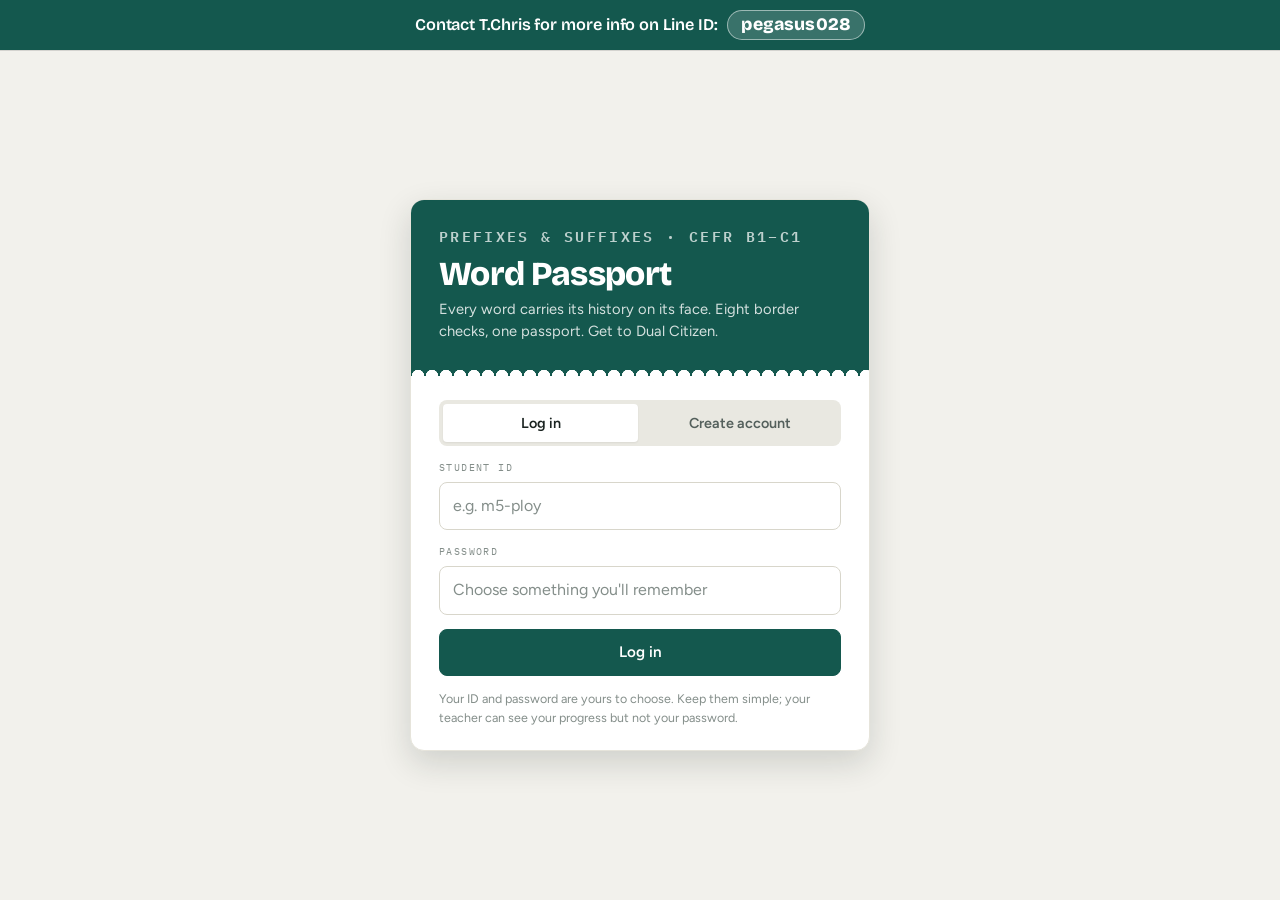
<file: index.html>
<!DOCTYPE html>
<html lang="en">
<head>
<meta charset="utf-8">
<meta name="viewport" content="width=device-width, initial-scale=1">
<title>Word Passport</title>
<link rel="preconnect" href="https://fonts.googleapis.com">
<link rel="preconnect" href="https://fonts.gstatic.com" crossorigin>
<link rel="stylesheet" href="https://fonts.googleapis.com/css2?family=Bricolage+Grotesque:opsz,wght@12..96,600;12..96,800&family=Figtree:wght@400;500;600;700&family=IBM+Plex+Mono:wght@400;600&display=swap">
<link rel="stylesheet" href="theme.css">
<style>
/* ======================= STUDENT CONSOLE ============================== */
.wrap{max-width:880px;margin:0 auto;padding-inline:16px}
.hidden{display:none!important}

/* ---------------------------------------------------------- login card */
#screen-login{display:flex;align-items:center;justify-content:center;padding:28px 16px}
.boarding{
  width:100%;max-width:460px;background:var(--surface);border-radius:var(--r-l);
  box-shadow:var(--shadow-l);overflow:hidden;border:1px solid var(--rule-soft);
}
.boarding-top{padding:26px var(--pad) 20px;background:var(--accent);color:var(--accent-ink)}
.boarding-top .kicker{color:var(--accent-ink);opacity:.72}
.boarding-top h1{font-size:2.1rem;line-height:1;margin:10px 0 8px;font-weight:800}
.boarding-top p{font-size:.92rem;opacity:.82;line-height:1.45}
.perf{height:14px;background:var(--accent);position:relative}
.perf::after{
  content:"";position:absolute;inset:auto 0 -7px;height:14px;
  background:radial-gradient(circle at 7px 7px, var(--surface) 6px, transparent 6.5px) repeat-x;
  background-size:14px 14px;
}
.boarding-body{padding:24px var(--pad) 22px;display:flex;flex-direction:column;gap:14px}
.tabs{display:flex;gap:4px;background:var(--surface-2);padding:4px;border-radius:var(--r-m)}
.tab{
  flex:1;padding:8px;border:none;background:transparent;border-radius:var(--r-s);
  font-weight:600;font-size:.9rem;color:var(--ink-2);cursor:pointer;
}
.tab.on{background:var(--surface);color:var(--ink);box-shadow:var(--shadow-s)}
.msg{font-size:.88rem;padding:10px 12px;border-radius:var(--r-m);line-height:1.45}
.msg.bad{background:var(--no-soft);color:var(--no)}
.msg.info{background:var(--surface-2);color:var(--ink-2)}
.tiny{font-size:.78rem;color:var(--ink-3);line-height:1.5}

/* ------------------------------------------------------ boarding header */
.bp{position:sticky;top:0;z-index:20;background:var(--ground);border-bottom:1px solid var(--rule)}
.bp-in{max-width:880px;margin:0 auto;padding:12px 16px;display:flex;align-items:center;gap:14px;flex-wrap:wrap}
.bp-id{display:flex;flex-direction:column;gap:1px;min-width:0;flex:1 1 150px}
.bp-name{font-family:var(--f-display);font-weight:700;font-size:1.02rem;line-height:1.15;overflow:hidden;text-overflow:ellipsis;white-space:nowrap}
.bp-rank{font-family:var(--f-mono);font-size:9.5px;letter-spacing:.13em;text-transform:uppercase;color:var(--accent)}
.gauge{flex:2 1 190px;display:flex;flex-direction:column;gap:4px;min-width:150px}
.gauge-top{display:flex;justify-content:space-between;align-items:baseline;font-family:var(--f-mono);font-size:9.5px;letter-spacing:.12em;text-transform:uppercase;color:var(--ink-3)}
.gauge-top b{font-size:12px;color:var(--ink);font-variant-numeric:tabular-nums}
.bar{height:7px;background:var(--surface-3);border-radius:99px;overflow:hidden}
.bar span{display:block;height:100%;background:var(--accent);border-radius:99px;transition:width .5s ease}
.bar.thin{height:5px}
.bar.gold span{background:var(--gold)}
.bp-stats{display:flex;gap:7px;flex:0 0 auto}
.chip{
  display:flex;flex-direction:column;align-items:center;gap:0;padding:5px 9px;border-radius:var(--r-m);
  background:var(--surface);border:1px solid var(--rule-soft);min-width:48px;
}
.chip b{font-family:var(--f-mono);font-size:13px;font-weight:600;font-variant-numeric:tabular-nums;line-height:1.2}
.chip span{font-family:var(--f-mono);font-size:8.5px;letter-spacing:.1em;text-transform:uppercase;color:var(--ink-3)}
.chip.streak b{color:var(--gold)}
.nav{display:flex;gap:2px;max-width:880px;margin:0 auto;padding:0 12px 8px;overflow-x:auto}
.nav button{
  border:none;background:transparent;padding:7px 11px;border-radius:var(--r-m);cursor:pointer;
  font-family:var(--f-mono);font-size:10px;font-weight:600;letter-spacing:.11em;text-transform:uppercase;
  color:var(--ink-3);white-space:nowrap;
}
.nav button.on{background:var(--accent-soft);color:var(--accent)}
.nav button:hover{color:var(--ink)}

/* ---------------------------------------------------------------- gates */
main{padding-block:22px 72px}
.sect-h{display:flex;align-items:baseline;justify-content:space-between;gap:12px;margin-bottom:14px;flex-wrap:wrap}
.sect-h h2{font-size:1.45rem}
.gates{display:flex;flex-direction:column;gap:0;position:relative}
.gates::before{content:"";position:absolute;left:21px;top:24px;bottom:24px;width:2px;background:var(--rule)}
.gate{position:relative;padding-left:52px;padding-bottom:10px}
.dot{
  position:absolute;left:13px;top:16px;width:18px;height:18px;border-radius:50%;
  background:var(--ground);border:2px solid var(--rule);z-index:1;
}
.gate.done .dot{background:var(--ok);border-color:var(--ok)}
.gate.open .dot{background:var(--accent);border-color:var(--accent);box-shadow:0 0 0 4px var(--accent-soft)}
.gate-card{
  width:100%;text-align:left;background:var(--surface);border:1px solid var(--rule-soft);
  border-radius:var(--r-l);box-shadow:var(--shadow-s);overflow:hidden;
}
.gate.locked .gate-card{opacity:.58}
.gate-head{
  width:100%;display:flex;gap:12px;align-items:flex-start;padding:15px 16px;
  background:none;border:none;cursor:pointer;text-align:left;
}
.gate.locked .gate-head{cursor:not-allowed}
.gate-meta{flex:1;min-width:0;display:flex;flex-direction:column;gap:5px}
.gate-line1{display:flex;align-items:center;gap:8px;flex-wrap:wrap}
.gate-n{font-family:var(--f-mono);font-size:10px;font-weight:600;letter-spacing:.1em;color:var(--ink-3)}
.gate-name{font-family:var(--f-display);font-weight:700;font-size:1.08rem;line-height:1.2}
.gate-blurb{font-size:.88rem;color:var(--ink-2);line-height:1.45}
.gate-prog{display:flex;align-items:center;gap:9px}
.gate-prog .bar{flex:1}
.gate-pct{font-family:var(--f-mono);font-size:10px;color:var(--ink-3);font-variant-numeric:tabular-nums}
.caret{flex:0 0 auto;color:var(--ink-3);font-size:1.1rem;padding-top:2px;transition:transform .18s}
.gate.exp .caret{transform:rotate(90deg)}
.gate-body{border-top:1px solid var(--rule-soft);padding:6px 8px 10px}
.lrow{
  display:flex;align-items:center;gap:11px;width:100%;text-align:left;padding:11px 10px;
  background:none;border:none;border-radius:var(--r-m);cursor:pointer;
}
.lrow:hover:not([disabled]){background:var(--surface-2)}
.lrow[disabled]{opacity:.5;cursor:not-allowed}
.lrow-tick{
  flex:0 0 auto;width:21px;height:21px;border-radius:50%;border:2px solid var(--rule);
  display:grid;place-items:center;font-size:11px;font-weight:700;color:var(--surface);
}
.lrow.done .lrow-tick{background:var(--ok);border-color:var(--ok)}
.lrow.done .lrow-tick::after{content:"✓"}
.lrow-txt{flex:1;min-width:0}
.lrow-name{display:block;font-weight:600;font-size:.95rem;line-height:1.3}
.lrow-sub{display:block;font-family:var(--f-mono);font-size:9.5px;letter-spacing:.1em;text-transform:uppercase;color:var(--ink-3);margin-top:2px}
.lrow-score{font-family:var(--f-mono);font-size:11px;color:var(--ink-2);font-variant-numeric:tabular-nums;flex:0 0 auto}
.lrow.chal{border-top:1px dashed var(--rule);margin-top:4px;border-radius:0 0 var(--r-m) var(--r-m)}
.lrow.chal .lrow-name{color:var(--gold)}

/* ---------------------------------------------------------------- play */
.play{max-width:660px;margin:0 auto}
.play-top{display:flex;align-items:center;gap:12px;margin-bottom:14px}
.play-top .bar{flex:1}
.qcount{font-family:var(--f-mono);font-size:10px;letter-spacing:.1em;color:var(--ink-3);font-variant-numeric:tabular-nums}
.theory{padding:var(--pad);display:flex;flex-direction:column;gap:14px}
.theory h3{font-size:1.35rem;line-height:1.15}
.theory .key{
  font-size:1.02rem;line-height:1.45;font-weight:600;border-left:3px solid var(--gold);
  padding-left:14px;color:var(--ink);
}
.theory .prose p{font-size:.97rem;line-height:1.6;color:var(--ink-2);margin-bottom:.75em}
.theory .prose p:last-child{margin-bottom:0}
.theory .prose em{font-style:italic;color:var(--ink)}
.theory .prose strong{color:var(--ink)}
.theory .prose u{text-decoration-color:var(--accent-line);text-underline-offset:3px}
.exlist{display:flex;flex-direction:column;gap:10px;background:var(--surface-2);padding:14px;border-radius:var(--r-m)}
.exlist .s{font-size:.98rem;font-style:italic}
.exlist .s s{opacity:.62}
.exlist .g{font-family:var(--f-mono);font-size:9.5px;letter-spacing:.08em;color:var(--ink-3);margin-top:3px;line-height:1.4}
.simple-btn{align-self:flex-start}
.qcard{padding:var(--pad);display:flex;flex-direction:column;gap:0}
.qtype{
  font-family:var(--f-mono);font-size:9.5px;letter-spacing:.15em;text-transform:uppercase;
  color:var(--accent);margin-bottom:12px;display:flex;justify-content:space-between;gap:10px;
}
.qtype .lv{color:var(--ink-3)}
#qhost{margin-bottom:16px}
.qfoot{display:flex;gap:10px;align-items:center;flex-wrap:wrap}
.qfoot .grow{flex:1}
#feedback{margin-bottom:14px}

/* --------------------------------------------------------- result panel */
.result{padding:var(--pad);text-align:center;display:flex;flex-direction:column;gap:16px;align-items:center}
.score-ring{
  width:124px;height:124px;border-radius:50%;display:grid;place-items:center;
  background:conic-gradient(var(--accent) calc(var(--p)*1%), var(--surface-3) 0);
}
.score-ring i{
  width:98px;height:98px;border-radius:50%;background:var(--surface);display:grid;place-items:center;
  font-family:var(--f-display);font-weight:800;font-size:1.9rem;font-style:normal;font-variant-numeric:tabular-nums;
}
.result h3{font-size:1.4rem}
.result p{color:var(--ink-2);font-size:.95rem;max-width:34rem}
.misslist{width:100%;text-align:left;display:flex;flex-direction:column;gap:8px;margin-top:4px}
.miss{background:var(--surface-2);border-radius:var(--r-m);padding:11px 13px;font-size:.9rem;line-height:1.45}
.miss b{display:block;font-family:var(--f-mono);font-size:9.5px;letter-spacing:.1em;text-transform:uppercase;color:var(--no);margin-bottom:4px}

/* -------------------------------------------------------------- passport */
.stamps{display:grid;grid-template-columns:repeat(auto-fill,minmax(96px,1fr));gap:10px}
.stamp{
  aspect-ratio:1;border-radius:var(--r-m);border:2px dashed var(--rule);
  display:flex;flex-direction:column;align-items:center;justify-content:center;gap:3px;
  text-align:center;padding:8px;color:var(--ink-3);
}
.stamp.got{border-style:solid;border-color:var(--accent);color:var(--accent);background:var(--accent-soft);transform:rotate(-2deg)}
.stamp b{font-family:var(--f-display);font-size:.8rem;line-height:1.1;font-weight:700}
.stamp span{font-family:var(--f-mono);font-size:8px;letter-spacing:.08em;text-transform:uppercase}
.badges{display:grid;grid-template-columns:1fr;gap:9px}
@media (min-width:620px){.badges{grid-template-columns:1fr 1fr}}
.badge{display:flex;gap:12px;align-items:flex-start;min-width:0;padding:13px 14px;border-radius:var(--r-m);background:var(--surface);border:1px solid var(--rule-soft)}
.badge.locked{opacity:.5}
.badge-i{
  flex:0 0 auto;width:34px;height:34px;border-radius:50%;display:grid;place-items:center;
  background:var(--surface-2);color:var(--ink-3);font-family:var(--f-mono);font-size:13px;font-weight:600;
}
.badge.got .badge-i{background:var(--gold-soft);color:var(--gold)}
.badge-n{display:block;font-weight:700;font-size:.95rem;font-family:var(--f-display);line-height:1.25}
.badge-p{display:block;font-size:.85rem;color:var(--ink-2);line-height:1.4}
.badge-h{display:block;font-family:var(--f-mono);font-size:9.5px;letter-spacing:.06em;color:var(--ink-3);margin-top:3px;line-height:1.4}

/* ---------------------------------------------------------------- misc */
.empty{padding:34px 20px;text-align:center;color:var(--ink-3);font-size:.93rem}
.toast{
  position:fixed;left:50%;bottom:22px;transform:translateX(-50%);z-index:60;
  background:var(--ink);color:var(--ground);padding:11px 18px;border-radius:99px;
  font-size:.9rem;font-weight:600;box-shadow:var(--shadow-l);max-width:90vw;
}
.modal{position:fixed;inset:0;z-index:80;display:grid;place-items:center;background:rgba(10,11,22,.62);padding:20px}
.modal-card{
  background:var(--surface);border-radius:var(--r-l);padding:28px var(--pad);max-width:400px;width:100%;
  text-align:center;box-shadow:var(--shadow-l);display:flex;flex-direction:column;gap:12px;align-items:center;
}
.modal-card .seal{
  width:74px;height:74px;border-radius:50%;background:var(--gold-soft);color:var(--gold);
  display:grid;place-items:center;font-family:var(--f-mono);font-size:22px;font-weight:600;
  border:2px solid var(--gold);transform:rotate(-6deg);
}
.modebar{
  max-width:880px;margin:10px auto 0;padding:9px 14px;border-radius:var(--r-m);
  background:var(--gold-soft);color:var(--gold);font-size:.82rem;line-height:1.45;
  display:flex;gap:10px;align-items:center;justify-content:space-between;flex-wrap:wrap;
}
.modebar b{font-family:var(--f-mono);font-size:9.5px;letter-spacing:.12em;text-transform:uppercase}
.settings{display:flex;flex-direction:column;gap:14px;padding:var(--pad)}
.settings .row{display:flex;gap:10px;align-items:flex-end;flex-wrap:wrap}
.settings .row .field{flex:1;min-width:200px}

/* ------------------------------------------------------------- artwork */
.artband{
  margin:calc(-1 * var(--pad)) calc(-1 * var(--pad)) 18px;
  height:88px;overflow:hidden;border-radius:var(--r-l) var(--r-l) 0 0;
  background:var(--accent-soft);
}
.artband.dark{background:var(--ink)}
.artband svg.art{display:block;width:100%;height:100%}
.card.theory > .artband:first-child{margin-bottom:8px}
#qhost > .artband{margin-top:0;height:76px;border-radius:var(--r-m);margin-inline:0}
.gate-art{
  flex:0 0 auto;width:86px;height:28px;border-radius:var(--r-s);overflow:hidden;
  margin:0;background:var(--accent-soft);
}
.gate-art.dark{background:var(--ink)}
.gate-art svg{display:block;width:100%;height:100%}
@media (max-width:560px){.gate-art{display:none}}
.sort-done{
  font-family:var(--f-mono);font-size:9.5px;letter-spacing:.1em;text-transform:uppercase;
  color:var(--accent);
}

/* ------------------------------------------------- two-box sorting item */
.sort-pool{
  display:flex;flex-wrap:wrap;gap:7px;justify-content:center;
  padding:14px 12px;border-radius:var(--r-m);background:var(--surface-2);
  margin-bottom:14px;min-height:56px;align-items:center;transition:opacity .2s;
}
.sort-pool.spent{opacity:.35}
.chip-i{
  padding:8px 13px;border:1px solid var(--rule);border-radius:99px;background:var(--surface);
  cursor:pointer;font-size:.95rem;font-weight:500;transition:transform .12s,border-color .12s;
}
.chip-i:hover:not([disabled]){border-color:var(--accent-line)}
.chip-i.armed{
  border-color:var(--accent);background:var(--accent);color:var(--accent-ink);
  transform:translateY(-2px) scale(1.04);box-shadow:var(--shadow-m);
}
.chip-i.gone{visibility:hidden;pointer-events:none}
.chip-i.in{background:var(--surface);border-color:var(--accent-line)}
.chip-i.right{background:var(--ok-soft);border-color:var(--ok);color:var(--ok);font-weight:600}
.chip-i.wrong{background:var(--no-soft);border-color:var(--no);color:var(--no);text-decoration:line-through}
.sort-bins{display:grid;grid-template-columns:1fr;gap:10px}
@media (min-width:520px){.sort-bins{grid-template-columns:repeat(var(--cols,2),1fr)}}
.sort-bin{
  border:2px dashed var(--rule);border-radius:var(--r-m);padding:11px;cursor:default;
  display:flex;flex-direction:column;gap:9px;min-height:118px;transition:border-color .15s,background .15s;
}
.sort-bin.ready{border-color:var(--accent-line);background:var(--accent-soft);cursor:pointer}
.sort-bin.ready:hover{border-color:var(--accent)}
.sort-h b{display:block;font-family:var(--f-display);font-weight:700;font-size:1rem}
.sort-h span{
  display:block;font-family:var(--f-mono);font-size:9px;letter-spacing:.1em;
  text-transform:uppercase;color:var(--ink-3);margin-top:2px;
}
.sort-drop{display:flex;flex-wrap:wrap;gap:6px;align-content:flex-start;flex:1}
.sort-empty{font-family:var(--f-mono);font-size:9.5px;letter-spacing:.06em;color:var(--ink-3);align-self:center;margin:0 auto}

/* --------------------------------------------------------- time bonus */
.timer{position:relative;width:38px;height:38px;flex:0 0 auto}
.timer svg{transform:rotate(-90deg);display:block}
.timer .track{stroke:var(--surface-3)}
.timer .run{stroke:var(--gold);transition:stroke-dashoffset .1s linear,stroke .2s}
.timer.cold .run{stroke:var(--ink-3);opacity:.4}
.timer b{
  position:absolute;inset:0;display:grid;place-items:center;
  font-family:var(--f-mono);font-size:12px;font-weight:600;color:var(--gold);font-variant-numeric:tabular-nums;
}
.timer.cold b{color:var(--ink-3);font-size:9px;letter-spacing:.04em}
.combo{
  display:inline-flex;align-items:center;gap:5px;padding:4px 9px;border-radius:99px;
  background:var(--gold-soft);color:var(--gold);font-family:var(--f-mono);font-size:10px;
  font-weight:600;letter-spacing:.08em;white-space:nowrap;
}
.xpfloat{
  position:absolute;right:0;top:-6px;font-family:var(--f-display);font-weight:800;font-size:1.15rem;
  color:var(--gold);pointer-events:none;animation:rise 1.1s ease-out forwards;
}
.xpfloat.plain{color:var(--accent)}
@keyframes rise{
  0%{opacity:0;transform:translateY(6px) scale(.9)}
  22%{opacity:1;transform:translateY(-4px) scale(1.06)}
  100%{opacity:0;transform:translateY(-30px) scale(1)}
}
.qfoot{position:relative}
.bonus-note{
  font-family:var(--f-mono);font-size:9.5px;letter-spacing:.1em;text-transform:uppercase;
  color:var(--gold);display:inline-flex;align-items:center;gap:5px;
}
.verdict.ok{animation:pop .28s ease-out}
@keyframes pop{0%{transform:scale(.985)}60%{transform:scale(1.008)}100%{transform:scale(1)}}

/* ------------------------------------------------------- contact ribbon */
:root{
  --ribbon-h:46px;
  /* Fixed rather than token-derived: the ribbon keeps the same purple and
     the same white text in light and dark, so it reads as branding rather
     than as part of the surrounding surface. */
  --ribbon-bg:#14584E;
  --ribbon-fg:#FFFFFF;
}
.ribbon{
  position:fixed;top:0;left:0;right:0;z-index:50;
  background:var(--ribbon-bg);color:var(--ribbon-fg);
  display:flex;align-items:center;justify-content:center;
  padding:10px 14px;text-align:center;
  box-shadow:0 1px 0 rgba(0,0,0,.12);
}
.ribbon-in{
  display:inline-flex;align-items:center;justify-content:center;gap:10px;flex-wrap:wrap;
  font-family:var(--f-display);font-weight:600;font-size:1.02rem;line-height:1.25;
  letter-spacing:-.005em;
}
.ribbon-id{
  display:inline-block;color:var(--ribbon-fg);text-decoration:none;
  font-family:var(--f-display);font-weight:800;font-size:1.1rem;letter-spacing:.01em;
  padding:3px 13px;border-radius:99px;
  background:rgba(255,255,255,.16);border:1.5px solid rgba(255,255,255,.5);
  user-select:text;-webkit-user-select:text;              /* still selectable */
  transition:background .14s,border-color .14s;
}
.ribbon-id:hover{background:rgba(255,255,255,.28);border-color:#fff}
.ribbon-id:active{transform:translateY(1px)}
.ribbon-id:focus-visible{outline:2px solid #fff;outline-offset:2px}
@media (max-width:560px){
  .ribbon{padding:9px 12px}
  .ribbon-in{font-size:.9rem;gap:8px}
  .ribbon-id{font-size:.98rem;padding:2px 11px}
}
/* everything starts below the fixed ribbon */
body{padding-top:var(--ribbon-h)}
.bp{top:var(--ribbon-h)}
#screen-login{min-height:calc(100vh - var(--ribbon-h))}

/* --------------------------------------------- stage resources (header) */
.gate-res{
  display:flex;flex-wrap:wrap;gap:7px;padding:0 16px 14px;
  border-bottom:1px solid var(--rule-soft);margin-bottom:-1px;
}
.res{
  display:inline-flex;align-items:center;gap:7px;padding:7px 13px;border-radius:99px;
  border:1px solid var(--rule);background:var(--surface);color:var(--ink);
  font-size:.85rem;font-weight:600;cursor:pointer;text-decoration:none;white-space:nowrap;
  transition:border-color .12s,background .12s;
}
.res:hover{border-color:var(--accent-line);background:var(--accent-soft)}
.res-i{
  width:18px;height:18px;border-radius:50%;background:var(--accent);color:var(--accent-ink);
  display:grid;place-items:center;font-size:10px;flex:0 0 auto;line-height:1;
}
.res.done{border-color:var(--ok);color:var(--ok)}
.res.done .res-i{background:var(--ok)}
.res-x{
  font-family:var(--f-mono);font-size:9px;letter-spacing:.06em;text-transform:uppercase;
  color:var(--ink-3);font-weight:400;
}
.res-drop{flex:0 0 100%}
.res-drop:empty{display:none}

/* ------------------------------------------------------- stage podcast */
.pod{
  margin-top:10px;padding:12px 14px;border-radius:var(--r-m);
  background:var(--surface-2);border:1px solid var(--rule-soft);
  display:flex;flex-direction:column;gap:10px;
}
.pod-h{display:flex;gap:11px;align-items:flex-start}
.pod-t{display:flex;flex-direction:column;gap:1px;min-width:0}
.pod-n{font-weight:600;font-size:.93rem;line-height:1.25}
.pod-s{font-family:var(--f-mono);font-size:9.5px;letter-spacing:.08em;text-transform:uppercase;color:var(--ink-3)}
.pod-a{width:100%;height:34px}

/* ---------------------------------------------------------- video modal */
.modal-card:has(.ytbox){max-width:640px}
.ytbox{
  width:100%;aspect-ratio:16/9;border-radius:var(--r-m);overflow:hidden;
  background:var(--ink);max-width:100%;
}
.ytbox iframe{width:100%;height:100%;border:0;display:block}

/* -------------------------------------------------------- resume card */
.resume{
  width:100%;text-align:left;display:flex;align-items:stretch;gap:0;overflow:hidden;
  border:none;border-radius:var(--r-l);background:var(--accent);color:var(--accent-ink);
  box-shadow:var(--shadow-m);cursor:pointer;margin-bottom:22px;padding:0;
  transition:transform .12s,box-shadow .12s;
}
.resume:hover{transform:translateY(-1px);box-shadow:var(--shadow-l)}
.resume:active{transform:translateY(0)}
.resume.done{cursor:default;background:var(--ok)}
.resume-art{
  flex:0 0 112px;height:auto;margin:0;border-radius:0;align-self:stretch;
  background:rgba(255,255,255,.13);
}
.resume-art.dark{background:rgba(0,0,0,.3)}
@media (max-width:560px){.resume-art{display:none}}
.resume-t{flex:1;min-width:0;display:flex;flex-direction:column;gap:2px;padding:15px 18px}
.resume-t .kicker{color:var(--accent-ink);opacity:.72}
.resume-n{font-family:var(--f-display);font-weight:700;font-size:1.16rem;line-height:1.2}
.resume-s{font-size:.86rem;opacity:.8;line-height:1.4}
.resume-go{
  flex:0 0 auto;align-self:center;padding:10px 20px 10px 6px;font-weight:700;font-size:.95rem;white-space:nowrap;
}
@media (max-width:420px){.resume-go{padding-right:14px;font-size:.88rem}}
.signout{padding:6px 11px;font-size:.8rem}

/* ------------------------------------------------------- rank-up flair */
.stamp.got{animation:stampin .4s cubic-bezier(.2,1.6,.4,1)}
@keyframes stampin{0%{transform:rotate(-14deg) scale(1.5);opacity:0}100%{transform:rotate(-2deg) scale(1);opacity:1}}
.modal-card .seal{animation:stampin .45s cubic-bezier(.2,1.6,.4,1)}
</style>
</head>
<body>

<!-- Persistent contact ribbon — sits above every screen of the portal. -->
<div class="ribbon">
  <span class="ribbon-in">Contact T.Chris for more info on Line ID:
    <a class="ribbon-id" id="line-id" href="https://line.me/ti/p/s8-dggjcqD"
       target="_blank" rel="noopener" title="Add T.Chris on LINE">pegasus028</a>
  </span>
</div>

<!-- ===================== LOGIN ===================== -->
<div id="screen-login">
  <div class="boarding">
    <div class="boarding-top">
      <p class="kicker">Prefixes &amp; Suffixes · CEFR B1–C1</p>
      <h1>Word Passport</h1>
      <p>Every word carries its history on its face. Eight border checks, one passport. Get to Dual Citizen.</p>
    </div>
    <div class="perf"></div>
    <div class="boarding-body">
      <div class="tabs" role="tablist">
        <button class="tab on" id="tab-in" role="tab">Log in</button>
        <button class="tab" id="tab-new" role="tab">Create account</button>
      </div>
      <div class="field">
        <label for="f-id">Student ID</label>
        <input type="text" id="f-id" autocomplete="username" placeholder="e.g. m5-ploy" spellcheck="false">
      </div>
      <div class="field hidden" id="wrap-name">
        <label for="f-name">Your English Nickname</label>
        <input type="text" id="f-name" autocomplete="name" placeholder="What your teacher calls you in class">
      </div>
      <div class="field">
        <label for="f-pw">Password</label>
        <input type="password" id="f-pw" autocomplete="current-password" placeholder="Choose something you'll remember">
      </div>
      <div id="login-msg" class="msg info hidden"></div>
      <button class="btn primary wide" id="btn-go">Log in</button>
      <p class="tiny">Your ID and password are yours to choose. Keep them simple; your teacher can see your progress but not your password.</p>
    </div>
  </div>
</div>

<!-- ===================== APP ===================== -->
<div id="screen-app" class="hidden">
  <header class="bp">
    <div class="bp-in">
      <div class="bp-id">
        <span class="bp-name" id="hdr-name">—</span>
        <span class="bp-rank" id="hdr-rank">—</span>
      </div>
      <div class="gauge">
        <div class="gauge-top"><span>Trip readiness</span><b id="hdr-ready">0%</b></div>
        <div class="bar"><span id="hdr-bar" style="width:0%"></span></div>
      </div>
      <div class="bp-stats">
        <div class="chip streak"><b id="hdr-streak">0</b><span>Streak</span></div>
        <div class="chip"><b id="hdr-xp">0</b><span>XP</span></div>
        <button class="btn sm signout" id="btn-out" title="Log out">Log out</button>
      </div>
    </div>
    <nav class="nav">
      <button data-view="map" class="on">Roadmap</button>
      <button data-view="review">Standby<span id="nav-review"></span></button>
      <button data-view="pass">Passport</button>
      <button data-view="test">Level check<span id="nav-test"></span></button>
      <button data-view="settings">Settings</button>
    </nav>
  </header>

  <div id="modebar-slot"></div>

  <main class="wrap">
    <section id="view-map"></section>
    <section id="view-play" class="hidden"></section>
    <section id="view-review" class="hidden"></section>
    <section id="view-pass" class="hidden"></section>
    <section id="view-test" class="hidden"></section>
    <section id="view-settings" class="hidden"></section>
  </main>
</div>

<div id="toast-slot"></div>
<div id="modal-slot"></div>

<!-- ===================================================================
     CLASS SERVER — the Apps Script Web App this console talks to.
     ---------------------------------------------------------------
     Word Passport needs its OWN deployment and its OWN Google Sheet,
     separate from Departure Board, so the two sets of progress data
     never overwrite each other. Steps:
       1. New Google Sheet → Extensions → Apps Script
       2. Paste Code.gs, save, run setup() once
       3. Deploy → New deployment → Web app
          Execute as: Me    ·    Who has access: Anyone
       4. Copy the /exec URL and paste it below, in BOTH index.html
          and teacher.html.
     Until you do, the app runs in local demo mode on each device.
     =================================================================== -->
<script>window.WP_API_URL = 'https://script.google.com/macros/s/AKfycbxqOBQTl9CrVGDeTJg4unL2PcHXra9FwrlZcwUOCKYLxmaf3JRj-Z5vWXINxS7uHE0m/exec';</script>

<script src="content.js"></script>
<script src="engine.js"></script>
<script src="api.js"></script>
<script src="student.js"></script>
</body>
</html>
</file>
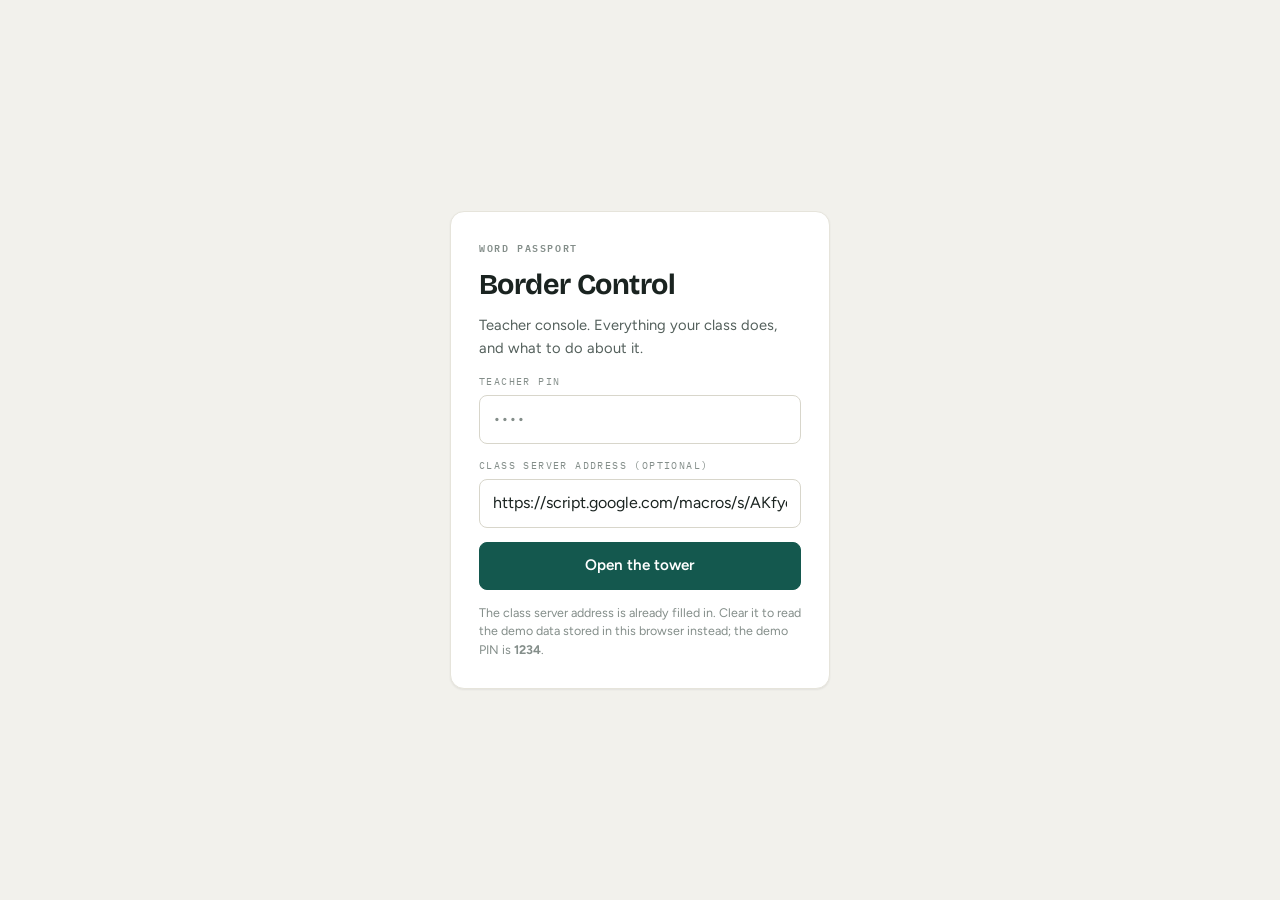
<file: teacher.html>
<!DOCTYPE html>
<html lang="en">
<head>
<meta charset="utf-8">
<meta name="viewport" content="width=device-width, initial-scale=1">
<title>Word Passport — Border Control</title>
<link rel="preconnect" href="https://fonts.googleapis.com">
<link rel="preconnect" href="https://fonts.gstatic.com" crossorigin>
<link rel="stylesheet" href="https://fonts.googleapis.com/css2?family=Bricolage+Grotesque:opsz,wght@12..96,600;12..96,800&family=Figtree:wght@400;500;600;700&family=IBM+Plex+Mono:wght@400;600&display=swap">
<link rel="stylesheet" href="theme.css">
<style>
/* ======================= TEACHER CONSOLE ============================== */
.wrap{max-width:1180px;margin:0 auto;padding-inline:16px}
.hidden{display:none!important}

#gate{min-height:100vh;display:grid;place-items:center;padding:24px 16px}
.gatecard{width:100%;max-width:380px;padding:28px var(--pad);display:flex;flex-direction:column;gap:14px}
.gatecard h1{font-size:1.8rem;line-height:1.05}

header.top{border-bottom:1px solid var(--rule);background:var(--surface);position:sticky;top:0;z-index:30}
.top-in{max-width:1180px;margin:0 auto;padding:13px 16px;display:flex;align-items:center;gap:14px;flex-wrap:wrap}
.top-in h1{font-size:1.18rem;flex:1 1 auto}
.top-in .sub{font-family:var(--f-mono);font-size:9.5px;letter-spacing:.14em;text-transform:uppercase;color:var(--ink-3);display:block;margin-top:2px}

main{padding-block:20px 80px}
.grid{display:grid;grid-template-columns:1fr;gap:16px}
@media (min-width:1000px){.grid{grid-template-columns:minmax(0,1fr) minmax(0,1.35fr)}}

.panel{padding:16px var(--pad) var(--pad)}
.panel-h{display:flex;align-items:baseline;justify-content:space-between;gap:10px;margin-bottom:12px;flex-wrap:wrap}
.panel-h h2{font-size:1.08rem}

/* --------------------------------------------------------------- roster */
.roster-scroll{overflow-x:auto;border:1px solid var(--rule);border-radius:var(--r-m)}
table.roster{border-collapse:collapse;width:100%;min-width:620px;font-size:.86rem}
table.roster th{
  font-family:var(--f-mono);font-size:9px;letter-spacing:.12em;text-transform:uppercase;color:var(--ink-3);
  text-align:left;padding:9px 10px;background:var(--surface-2);white-space:nowrap;position:sticky;top:0;
}
table.roster td{padding:9px 10px;border-top:1px solid var(--rule-soft);white-space:nowrap}
table.roster tr.r{cursor:pointer}
table.roster tr.r:focus-visible{outline:2px solid var(--accent);outline-offset:-2px}
table.roster th.sortable{cursor:pointer;user-select:none}
table.roster th.sortable:hover{color:var(--ink)}
table.roster th.sortable.on{color:var(--accent)}
table.roster tr.r:hover td{background:var(--surface-2)}
table.roster tr.sel td{background:var(--accent-soft)}
.who2{display:flex;flex-direction:column;gap:1px}
.who2 b{font-weight:600}
.who2 span{font-family:var(--f-mono);font-size:9.5px;color:var(--ink-3)}
.mini{width:64px;height:6px;background:var(--surface-3);border-radius:99px;overflow:hidden;display:inline-block;vertical-align:middle}
.mini i{display:block;height:100%;background:var(--accent)}
.flag{font-family:var(--f-mono);font-size:9px;letter-spacing:.08em;text-transform:uppercase;padding:2px 6px;border-radius:99px}
.flag.stall{background:var(--no-soft);color:var(--no)}
.flag.new{background:var(--accent-soft);color:var(--accent)}
.flag.fly{background:var(--ok-soft);color:var(--ok)}

/* ---------------------------------------------------------- disclosure */
details.disc{border:1px solid var(--rule);border-radius:var(--r-m);margin-bottom:10px;background:var(--surface)}
details.disc>summary{
  cursor:pointer;list-style:none;padding:11px 14px;display:flex;align-items:center;gap:10px;
  font-weight:600;font-size:.92rem;
}
details.disc>summary::-webkit-details-marker{display:none}
details.disc>summary::before{content:"▸";color:var(--ink-3);transition:transform .15s}
details.disc[open]>summary::before{transform:rotate(90deg)}
details.disc>summary .count{
  margin-left:auto;font-family:var(--f-mono);font-size:10px;color:var(--ink-3);font-variant-numeric:tabular-nums;
}
.disc-body{padding:0 14px 14px;border-top:1px solid var(--rule-soft)}
.logtable{width:100%;border-collapse:collapse;font-size:.8rem;font-family:var(--f-mono)}
.logtable th{text-align:left;padding:7px 8px;color:var(--ink-3);font-size:9px;letter-spacing:.1em;text-transform:uppercase;border-bottom:1px solid var(--rule)}
.logtable td{padding:6px 8px;border-bottom:1px solid var(--rule-soft);vertical-align:top}
.logtable tr.bad td{background:var(--no-soft)}
.logtable .g{color:var(--ink-3)}
.logscroll{max-height:340px;overflow:auto;margin-top:8px;border-radius:var(--r-s)}

/* ------------------------------------------------------------- report */
.rep-block{border-left:3px solid var(--no);padding-left:14px;margin-bottom:18px}
.rep-block.good{border-left-color:var(--ok)}
.rep-h{display:flex;align-items:baseline;gap:9px;flex-wrap:wrap;margin-bottom:6px}
.rep-h h4{font-family:var(--f-display);font-size:1rem;font-weight:700}
.rep-rate{font-family:var(--f-mono);font-size:10px;color:var(--ink-3);font-variant-numeric:tabular-nums}
.rep-p{font-size:.9rem;line-height:1.55;color:var(--ink-2);margin-bottom:8px}
.rep-teach{
  font-size:.88rem;line-height:1.55;background:var(--surface-2);padding:11px 13px;border-radius:var(--r-m);
  margin-bottom:8px;
}
.rep-teach b{font-family:var(--f-mono);font-size:9px;letter-spacing:.13em;text-transform:uppercase;color:var(--ink-3);display:block;margin-bottom:5px}
.rep-acts{list-style:none;padding:0;display:flex;flex-direction:column;gap:7px}
.rep-acts li{display:flex;gap:9px;font-size:.88rem;line-height:1.5;color:var(--ink-2)}
.rep-acts li::before{content:"→";color:var(--accent);flex:0 0 auto;font-weight:700}

/* --------------------------------------------------------------- class */
.heat{display:flex;flex-direction:column;gap:5px}
.heat-row{display:grid;grid-template-columns:1fr 96px 44px;gap:10px;align-items:center;font-size:.85rem}
.heat-bar{height:9px;background:var(--surface-3);border-radius:99px;overflow:hidden}
.heat-bar i{display:block;height:100%;background:var(--no)}
.heat-n{font-family:var(--f-mono);font-size:10px;color:var(--ink-3);text-align:right;font-variant-numeric:tabular-nums}

.tools{display:flex;gap:8px;flex-wrap:wrap}
.stat4{display:grid;grid-template-columns:repeat(2,1fr);gap:9px;margin-bottom:14px}
@media (min-width:520px){.stat4{grid-template-columns:repeat(4,1fr)}}
.stat{background:var(--surface-2);border-radius:var(--r-m);padding:11px 13px}
.stat b{display:block;font-family:var(--f-display);font-size:1.5rem;font-weight:800;line-height:1.1;font-variant-numeric:tabular-nums}
.stat span{font-family:var(--f-mono);font-size:9px;letter-spacing:.11em;text-transform:uppercase;color:var(--ink-3)}

/* --------------------------------------------------------------- print */
#printable{display:none}
@media print{
  body>*{display:none!important}
  #printable{display:block!important;padding:0;font-family:Georgia,serif;color:#000;background:#fff}
  #printable .pq{page-break-inside:avoid;margin-bottom:16px}
  #printable .key{page-break-before:always}
  #printable h2{font-size:16pt;margin:0 0 4pt}
  #printable .meta{font-size:9pt;color:#444;margin-bottom:14pt}
  #printable .pq b{font-size:11pt}
  #printable .pq ol{margin:4pt 0 0 18pt;font-size:11pt}
  #printable .pq .ctx{font-size:10pt;font-style:italic;margin:2pt 0}
  #printable table{border-collapse:collapse;font-size:9.5pt;margin:4pt 0}
  #printable table td,#printable table th{border:1px solid #999;padding:2pt 6pt}
}
.empty{padding:30px 18px;text-align:center;color:var(--ink-3);font-size:.92rem}
.tiny{font-size:.78rem;color:var(--ink-3);line-height:1.5}
.msg{font-size:.88rem;padding:10px 12px;border-radius:var(--r-m)}
.msg.bad{background:var(--no-soft);color:var(--no)}
.modebar{
  max-width:1180px;margin:10px auto 0;padding:9px 14px;border-radius:var(--r-m);
  background:var(--gold-soft);color:var(--gold);font-size:.82rem;display:flex;gap:10px;
  align-items:center;justify-content:space-between;flex-wrap:wrap;
}
.modebar b{font-family:var(--f-mono);font-size:9.5px;letter-spacing:.12em;text-transform:uppercase}
</style>
</head>
<body>

<div id="gate">
  <div class="card gatecard">
    <p class="kicker">Word Passport</p>
    <h1>Border Control</h1>
    <p style="color:var(--ink-2);font-size:.92rem">Teacher console. Everything your class does, and what to do about it.</p>
    <div class="field"><label for="pin">Teacher PIN</label>
      <input type="password" id="pin" placeholder="••••" autocomplete="current-password"></div>
    <div class="field"><label for="url">Class server address (optional)</label>
      <input type="text" id="url" placeholder="https://script.google.com/macros/s/…/exec" spellcheck="false"></div>
    <div id="gate-msg" class="msg bad hidden"></div>
    <button class="btn primary wide" id="gate-go">Open the tower</button>
    <p class="tiny">The class server address is already filled in. Clear it to read the demo data stored in this browser instead; the demo PIN is <strong>1234</strong>.</p>
  </div>
</div>

<div id="app" class="hidden">
  <header class="top">
    <div class="top-in">
      <div style="flex:1">
        <h1>Border Control</h1>
        <span class="sub" id="top-sub">—</span>
      </div>
      <div class="tools">
        <button class="btn sm" id="t-refresh">Refresh</button>
        <button class="btn sm" id="t-csv">Export CSV</button>
        <button class="btn sm ghost" id="t-out">Close</button>
      </div>
    </div>
  </header>
  <div id="modebar-slot"></div>

  <main class="wrap">
    <div class="stat4" id="stats"></div>
    <div class="grid">
      <div class="card panel">
        <div class="panel-h"><h2>Class roster</h2><span class="kicker" id="roster-n"></span></div>
        <input type="text" id="q" placeholder="Filter by name or student ID" spellcheck="false" style="margin-bottom:10px">
        <div class="roster-scroll"><table class="roster" id="roster"></table></div>
        <div style="margin-top:16px">
          <div class="panel-h"><h2 style="font-size:.98rem">Where the class is losing marks</h2></div>
          <div class="heat" id="heat"></div>
        </div>
      </div>
      <div class="card panel" id="detail"><div class="empty">Select a student to see their log, their diagnosis, and to set a level check.</div></div>
    </div>
  </main>
</div>

<div id="printable"></div>
<div id="toast-slot"></div>

<!-- ===================================================================
     CLASS SERVER — the Apps Script Web App Border Control reads from.
     ---------------------------------------------------------------
     Word Passport needs its OWN deployment and its OWN Google Sheet,
     separate from Departure Board, so the two sets of progress data
     never overwrite each other. Steps:
       1. New Google Sheet → Extensions → Apps Script
       2. Paste Code.gs, save, run setup() once
       3. Deploy → New deployment → Web app
          Execute as: Me    ·    Who has access: Anyone
       4. Copy the /exec URL and paste it below, in BOTH index.html
          and teacher.html.
     Until you do, the app runs in local demo mode on each device.
     =================================================================== -->
<script>window.WP_API_URL = 'https://script.google.com/macros/s/AKfycbxqOBQTl9CrVGDeTJg4unL2PcHXra9FwrlZcwUOCKYLxmaf3JRj-Z5vWXINxS7uHE0m/exec';</script>

<script src="content.js"></script>
<script src="engine.js"></script>
<script src="api.js"></script>
<script src="teacher.js"></script>
</body>
</html>
</file>
<file: theme.css>
/* ===========================================================================
   WORD PASSPORT — theme.css
   Shared tokens and components for the student and teacher consoles.
   Three theme states: bare :root (light), prefers-color-scheme, [data-theme].
   =========================================================================== */

:root{
  --ground:#F2F1EC;
  --surface:#FFFFFF;
  --surface-2:#E9E8E1;
  --surface-3:#DEDCD2;
  --ink:#1A2320;
  --ink-2:#54605C;
  --ink-3:#848E8A;
  --rule:#D8D6CB;
  --rule-soft:#E6E4DB;
  --accent:#14584E;
  --accent-ink:#FFFFFF;
  --accent-soft:rgba(20,88,78,.10);
  --accent-line:rgba(20,88,78,.32);
  --gold:#9A6206;
  --gold-soft:rgba(154,98,6,.13);
  --ok:#1B7350;
  --ok-soft:rgba(27,115,80,.11);
  --no:#B33E24;
  --no-soft:rgba(179,62,36,.10);
  --shadow-s:0 1px 2px rgba(26,35,32,.07);
  --shadow-m:0 2px 10px rgba(26,35,32,.09);
  --shadow-l:0 12px 32px rgba(26,35,32,.16);

  --f-display:"Bricolage Grotesque","Figtree","Helvetica Neue",Arial,sans-serif;
  --f-ui:"Figtree","Helvetica Neue",Arial,sans-serif;
  --f-mono:"IBM Plex Mono","SFMono-Regular",Consolas,monospace;

  --r-s:4px; --r-m:8px; --r-l:14px;
  --pad:clamp(16px,4vw,28px);
}
@media (prefers-color-scheme: dark){
  :root:not([data-theme="light"]){
    --ground:#0D1412;
    --surface:#16201D;
    --surface-2:#1D2926;
    --surface-3:#25332F;
    --ink:#E4EAE7;
    --ink-2:#9BAAA4;
    --ink-3:#7A8B85;
    --rule:#293833;
    --rule-soft:#202D29;
    --accent:#4FC3C7;
    --accent-ink:#0D1F21;
    --accent-soft:rgba(79,195,199,.15);
    --accent-line:rgba(79,195,199,.42);
    --gold:#E5AE4A;
    --gold-soft:rgba(229,174,74,.15);
    --ok:#4FBE8B;
    --ok-soft:rgba(79,190,139,.14);
    --no:#F07A5E;
    --no-soft:rgba(240,122,94,.14);
    --shadow-s:0 1px 2px rgba(0,0,0,.4);
    --shadow-m:0 2px 10px rgba(0,0,0,.45);
    --shadow-l:0 12px 32px rgba(0,0,0,.55);
  }
}
:root[data-theme="dark"]{
  --ground:#0D1412; --surface:#16201D; --surface-2:#1D2926; --surface-3:#25332F;
  --ink:#E4EAE7; --ink-2:#9BAAA4; --ink-3:#7A8B85; --rule:#293833; --rule-soft:#202D29;
  --accent:#4FC3C7; --accent-ink:#0D1F21; --accent-soft:rgba(79,195,199,.15); --accent-line:rgba(79,195,199,.42);
  --gold:#E5AE4A; --gold-soft:rgba(229,174,74,.15);
  --ok:#4FBE8B; --ok-soft:rgba(79,190,139,.14);
  --no:#F07A5E; --no-soft:rgba(240,122,94,.14);
  --shadow-s:0 1px 2px rgba(0,0,0,.4); --shadow-m:0 2px 10px rgba(0,0,0,.45); --shadow-l:0 12px 32px rgba(0,0,0,.55);
}

*{box-sizing:border-box}
html{-webkit-text-size-adjust:100%}
body{
  margin:0; background:var(--ground); color:var(--ink);
  font-family:var(--f-ui); font-size:16px; line-height:1.55;
  -webkit-font-smoothing:antialiased;
}
h1,h2,h3,h4{font-family:var(--f-display);letter-spacing:-.02em;text-wrap:balance;margin:0}
p{margin:0}
button{font:inherit;color:inherit}
a{color:var(--accent)}
:focus-visible{outline:2px solid var(--accent);outline-offset:2px;border-radius:var(--r-s)}
.num{font-variant-numeric:tabular-nums}

/* ---------------------------------------------------------------- labels */
.kicker{
  font-family:var(--f-mono);font-size:10px;font-weight:600;letter-spacing:.16em;
  text-transform:uppercase;color:var(--ink-3);
}
.pill{
  display:inline-flex;align-items:center;gap:6px;
  font-family:var(--f-mono);font-size:10px;font-weight:600;letter-spacing:.1em;
  text-transform:uppercase;padding:3px 8px;border-radius:999px;
  background:var(--surface-2);color:var(--ink-2);white-space:nowrap;
}
.pill.on{background:var(--accent-soft);color:var(--accent)}
.pill.good{background:var(--ok-soft);color:var(--ok)}
.pill.bad{background:var(--no-soft);color:var(--no)}
.pill.gold{background:var(--gold-soft);color:var(--gold)}

/* --------------------------------------------------------------- buttons */
.btn{
  display:inline-flex;align-items:center;justify-content:center;gap:8px;
  padding:11px 18px;border-radius:var(--r-m);border:1px solid var(--rule);
  background:var(--surface);color:var(--ink);font-weight:600;font-size:.95rem;
  cursor:pointer;transition:background .13s,border-color .13s,transform .08s;
}
.btn:hover{background:var(--surface-2)}
.btn:active{transform:translateY(1px)}
.btn[disabled]{opacity:.45;cursor:not-allowed}
.btn.primary{background:var(--accent);border-color:var(--accent);color:var(--accent-ink)}
.btn.primary:hover{filter:brightness(1.08)}
.btn.ghost{background:transparent;border-color:transparent;color:var(--ink-2)}
.btn.ghost:hover{background:var(--surface-2);color:var(--ink)}
.btn.sm{padding:7px 12px;font-size:.85rem}
.btn.wide{width:100%}

/* --------------------------------------------------------------- inputs */
.field{display:flex;flex-direction:column;gap:6px}
.field label{font-family:var(--f-mono);font-size:10px;letter-spacing:.14em;text-transform:uppercase;color:var(--ink-3)}
input[type=text],input[type=password],select,textarea{
  font:inherit;padding:11px 13px;border-radius:var(--r-m);
  border:1px solid var(--rule);background:var(--surface);color:var(--ink);width:100%;
}
input::placeholder{color:var(--ink-3)}

/* ----------------------------------------------------------------- cards */
.card{
  background:var(--surface);border:1px solid var(--rule-soft);
  border-radius:var(--r-l);box-shadow:var(--shadow-s);
}

/* ------------------------------------------------------- item components */
.given{
  display:flex;gap:12px;align-items:flex-start;
  background:var(--surface-2);border-radius:var(--r-m);padding:12px 14px;margin-bottom:14px;
}
.given-k{
  font-family:var(--f-mono);font-size:9px;letter-spacing:.16em;text-transform:uppercase;
  color:var(--ink-3);padding-top:5px;flex:0 0 auto;
}
.given-t{font-size:1.02rem;font-style:italic}
.stem{font-size:1.08rem;line-height:1.45;margin:0 0 16px 0;font-weight:500}
.shop-head{
  font-family:var(--f-mono);font-size:10px;letter-spacing:.14em;text-transform:uppercase;
  color:var(--gold);margin-bottom:10px;
}

.dialogue{display:flex;flex-direction:column;gap:9px;margin-bottom:16px}
.dline{display:flex;gap:12px;align-items:flex-start}
.dline .who{
  font-family:var(--f-mono);font-size:11px;font-weight:600;color:var(--accent);
  flex:0 0 76px;text-align:right;padding-top:3px;
}
.dline .said{font-size:1rem;line-height:1.45}
.blank{
  display:inline-block;min-width:54px;text-align:center;border-bottom:2px solid var(--accent-line);
  color:var(--accent);font-weight:700;
}

.tbl-scroll{overflow-x:auto;margin-bottom:16px;border-radius:var(--r-m);border:1px solid var(--rule)}
.tbl{border-collapse:collapse;width:100%;min-width:360px;font-size:.92rem}
.tbl th{
  font-family:var(--f-mono);font-size:9.5px;letter-spacing:.13em;text-transform:uppercase;
  color:var(--ink-3);text-align:left;padding:9px 14px;background:var(--surface-2);white-space:nowrap;
}
.tbl td{padding:9px 14px;border-top:1px solid var(--rule-soft);white-space:nowrap}
.tbl td.num{font-variant-numeric:tabular-nums}

.opts{display:flex;flex-direction:column;gap:8px}
.opt{
  display:flex;gap:12px;align-items:flex-start;text-align:left;width:100%;
  padding:12px 14px;border:1px solid var(--rule);border-radius:var(--r-m);
  background:var(--surface);cursor:pointer;transition:border-color .12s,background .12s;
}
.opt:hover:not([disabled]){border-color:var(--accent-line);background:var(--accent-soft)}
.opt-k{
  font-family:var(--f-mono);font-size:11px;font-weight:600;color:var(--ink-3);
  flex:0 0 auto;padding-top:3px;width:14px;
}
.opt-t{font-size:.98rem;line-height:1.4}
.opt.sel{border-color:var(--accent);background:var(--accent-soft);box-shadow:inset 0 0 0 1px var(--accent)}
.opt.sel .opt-k{color:var(--accent)}
.opt.right{border-color:var(--ok);background:var(--ok-soft)}
.opt.right .opt-k{color:var(--ok)}
.opt.wrong{border-color:var(--no);background:var(--no-soft)}
.opt.wrong .opt-k{color:var(--no)}
.opt[disabled]{cursor:default;opacity:1}

.shelf{display:grid;grid-template-columns:1fr;gap:8px}
@media (min-width:560px){.shelf{grid-template-columns:1fr 1fr}}
.goods{
  display:grid;grid-template-columns:1fr auto;gap:2px 10px;text-align:left;
  padding:12px 14px;border:1px solid var(--rule);border-radius:var(--r-m);
  background:var(--surface);cursor:pointer;
}
.goods:hover:not([disabled]){border-color:var(--accent-line)}
.goods-n{font-weight:600;font-size:.95rem}
.goods-p{font-family:var(--f-mono);font-size:.9rem;font-variant-numeric:tabular-nums;color:var(--ink)}
.goods-x{grid-column:1/-1;font-size:.82rem;color:var(--ink-3)}
.goods.sel{border-color:var(--accent);background:var(--accent-soft);box-shadow:inset 0 0 0 1px var(--accent)}
.goods.right{border-color:var(--ok);background:var(--ok-soft)}
.goods.wrong{border-color:var(--no);background:var(--no-soft)}

.tokens{display:flex;flex-wrap:wrap;gap:5px;line-height:2}
.tok{
  padding:6px 9px;border:1px solid transparent;border-radius:var(--r-s);
  background:var(--surface-2);cursor:pointer;font-size:1rem;
}
.tok:hover:not([disabled]){border-color:var(--accent-line)}
.tok.sel{background:var(--accent-soft);border-color:var(--accent);color:var(--accent);font-weight:600}
.tok.right{background:var(--ok-soft);border-color:var(--ok);color:var(--ok);font-weight:600}
.tok.wrong{background:var(--no-soft);border-color:var(--no);color:var(--no);text-decoration:line-through}
.fixnote{
  margin-top:12px;font-family:var(--f-mono);font-size:.82rem;color:var(--ink-2);
  background:var(--surface-2);padding:9px 12px;border-radius:var(--r-m);
}

.slot,.rank-slot{
  min-height:58px;display:flex;flex-wrap:wrap;gap:6px;align-items:center;
  padding:12px;border-radius:var(--r-m);border:1px dashed var(--rule);
  background:var(--surface-2);margin-bottom:12px;
}
.rank-slot{flex-direction:column;align-items:stretch}
.slot-hint{color:var(--ink-3);font-size:.88rem;font-family:var(--f-mono)}
.tiles{display:flex;flex-wrap:wrap;gap:6px}
.tile{
  padding:8px 12px;border:1px solid var(--rule);border-radius:var(--r-s);
  background:var(--surface);cursor:pointer;font-size:.98rem;
}
.tile:hover:not([disabled]){border-color:var(--accent-line)}
.tile.in{background:var(--accent-soft);border-color:var(--accent-line);color:var(--accent);font-weight:600}
.tile.used{opacity:.25;cursor:default}
.rank-pool{display:flex;flex-direction:column;gap:6px}
.rank{
  display:flex;gap:10px;align-items:center;text-align:left;padding:10px 13px;
  border:1px solid var(--rule);border-radius:var(--r-m);background:var(--surface);cursor:pointer;font-size:.95rem;
}
.rank.in{background:var(--accent-soft);border-color:var(--accent-line)}
.rank.used{opacity:.25;cursor:default}
.rank.right{border-color:var(--ok);background:var(--ok-soft)}
.rank.wrong{border-color:var(--no);background:var(--no-soft)}
.rank-n{
  font-family:var(--f-mono);font-size:11px;font-weight:700;color:var(--accent);
  width:18px;flex:0 0 auto;
}

/* -------------------------------------------------------------- feedback */
.verdict{border-radius:var(--r-m);padding:14px 16px;display:flex;flex-direction:column;gap:8px}
.verdict.ok{background:var(--ok-soft);border:1px solid var(--ok)}
.verdict.no{background:var(--no-soft);border:1px solid var(--no)}
.verdict-h{display:flex;align-items:center;gap:9px;font-family:var(--f-display);font-weight:700;font-size:1.02rem}
.verdict.ok .verdict-h{color:var(--ok)}
.verdict.no .verdict-h{color:var(--no)}
.verdict-w{font-size:.94rem;line-height:1.5;color:var(--ink-2)}
.verdict-w em{font-style:italic;color:var(--ink)}
.verdict-w strong{color:var(--ink)}
.verdict-exp{font-size:.88rem;font-family:var(--f-mono);color:var(--ink-2)}

@media (prefers-reduced-motion:reduce){*{animation:none!important;transition:none!important}}
</file>
